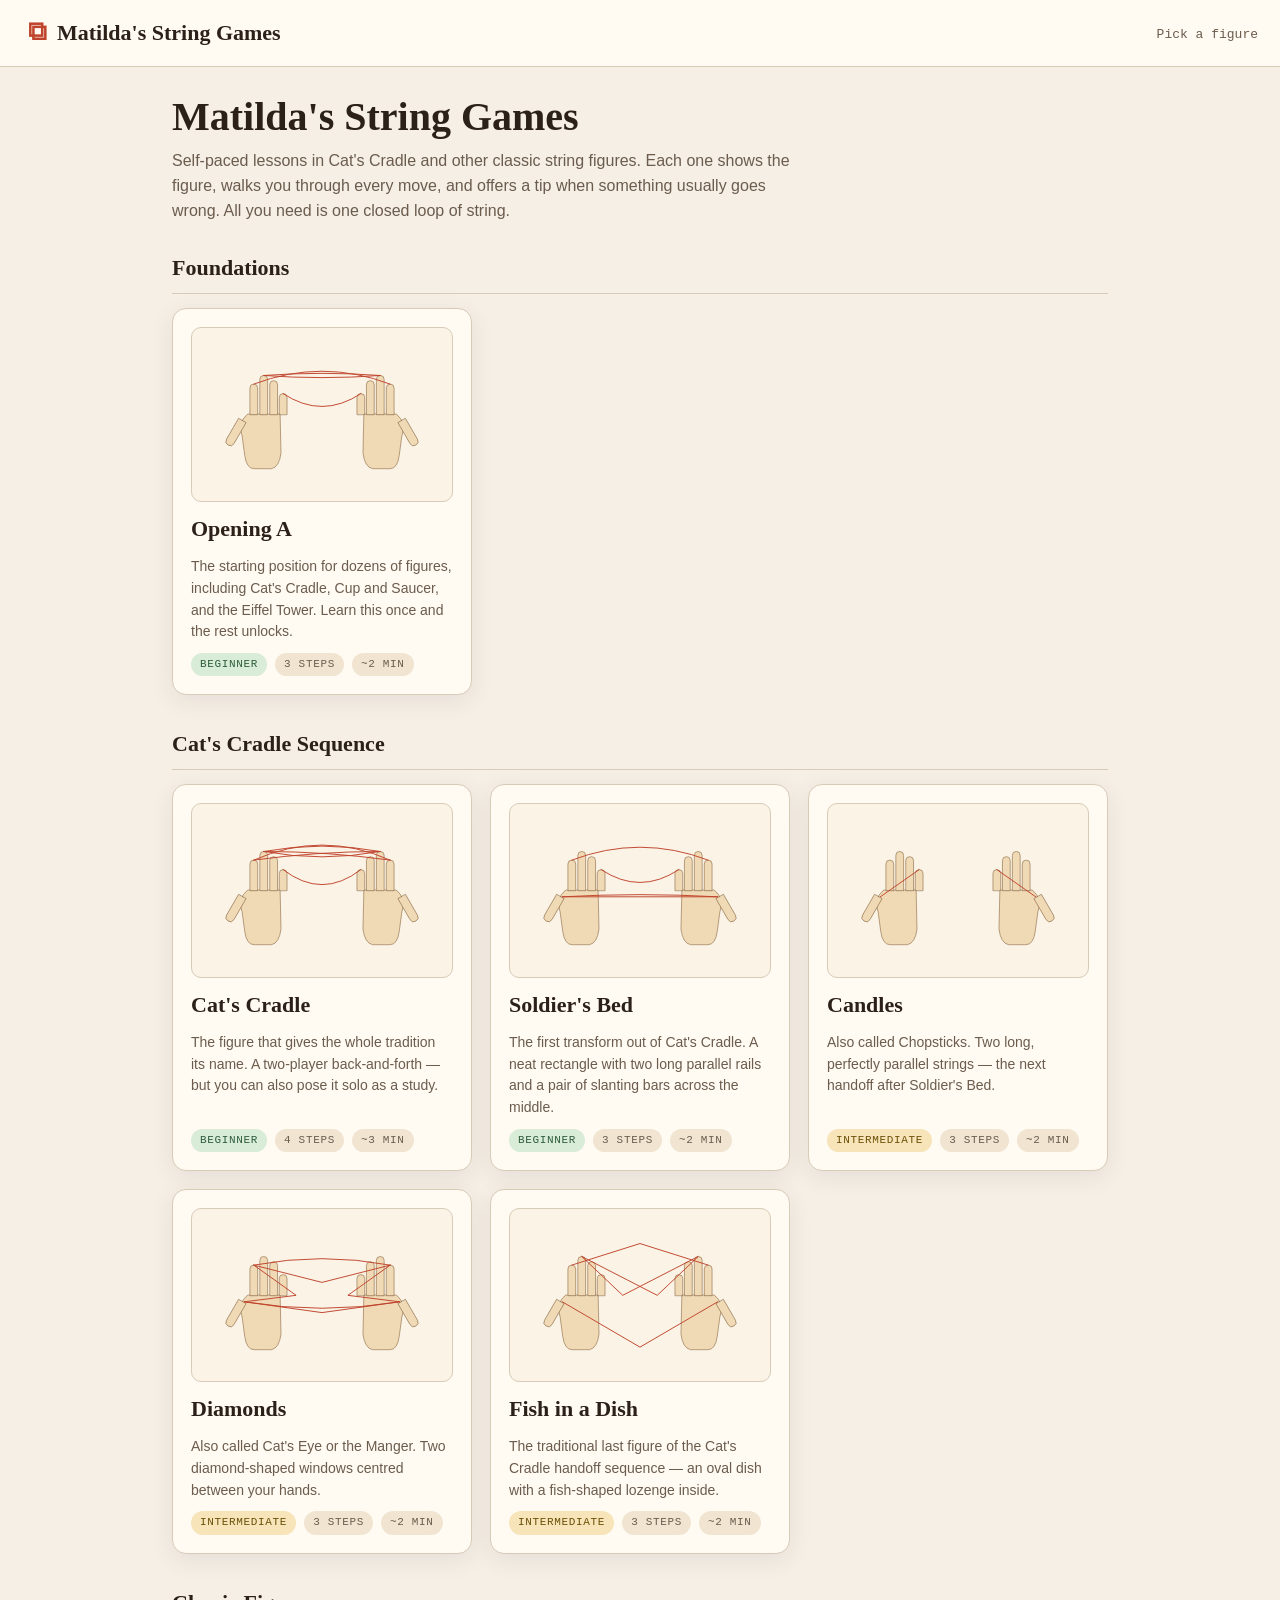
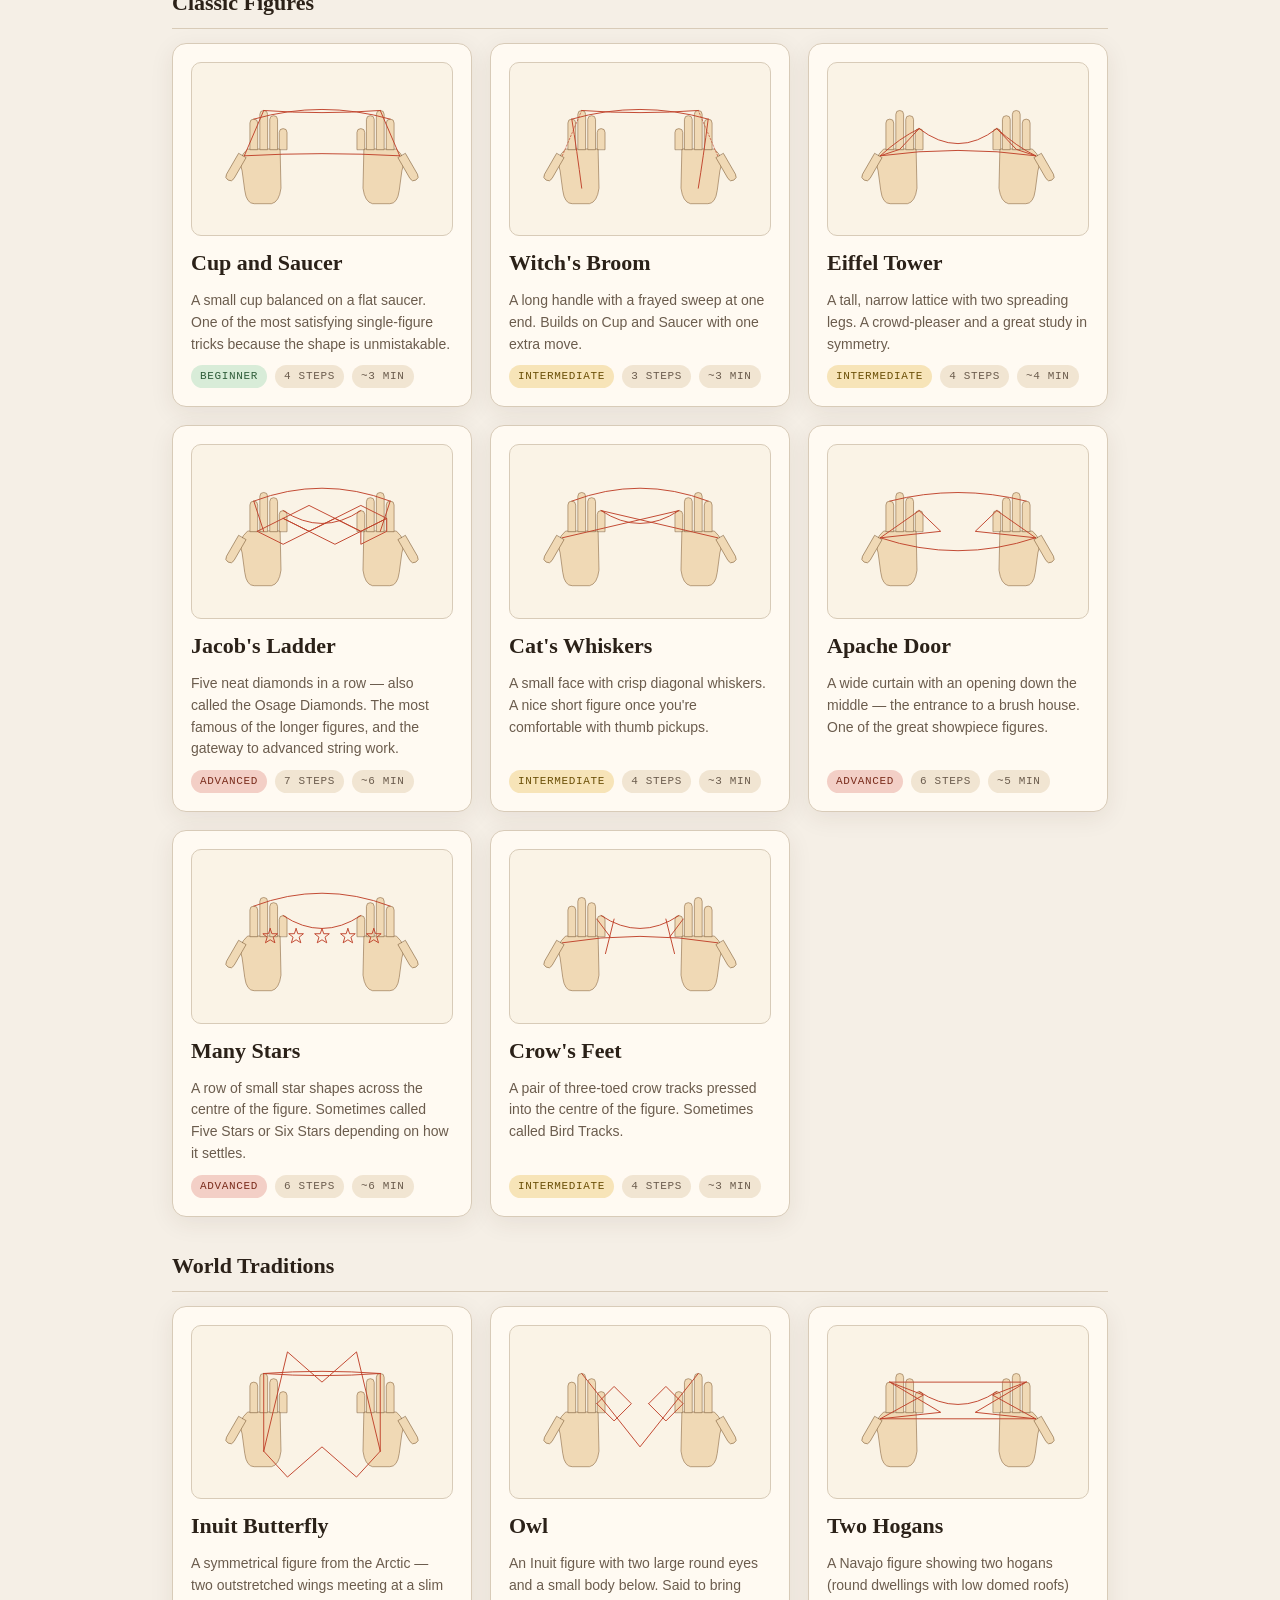
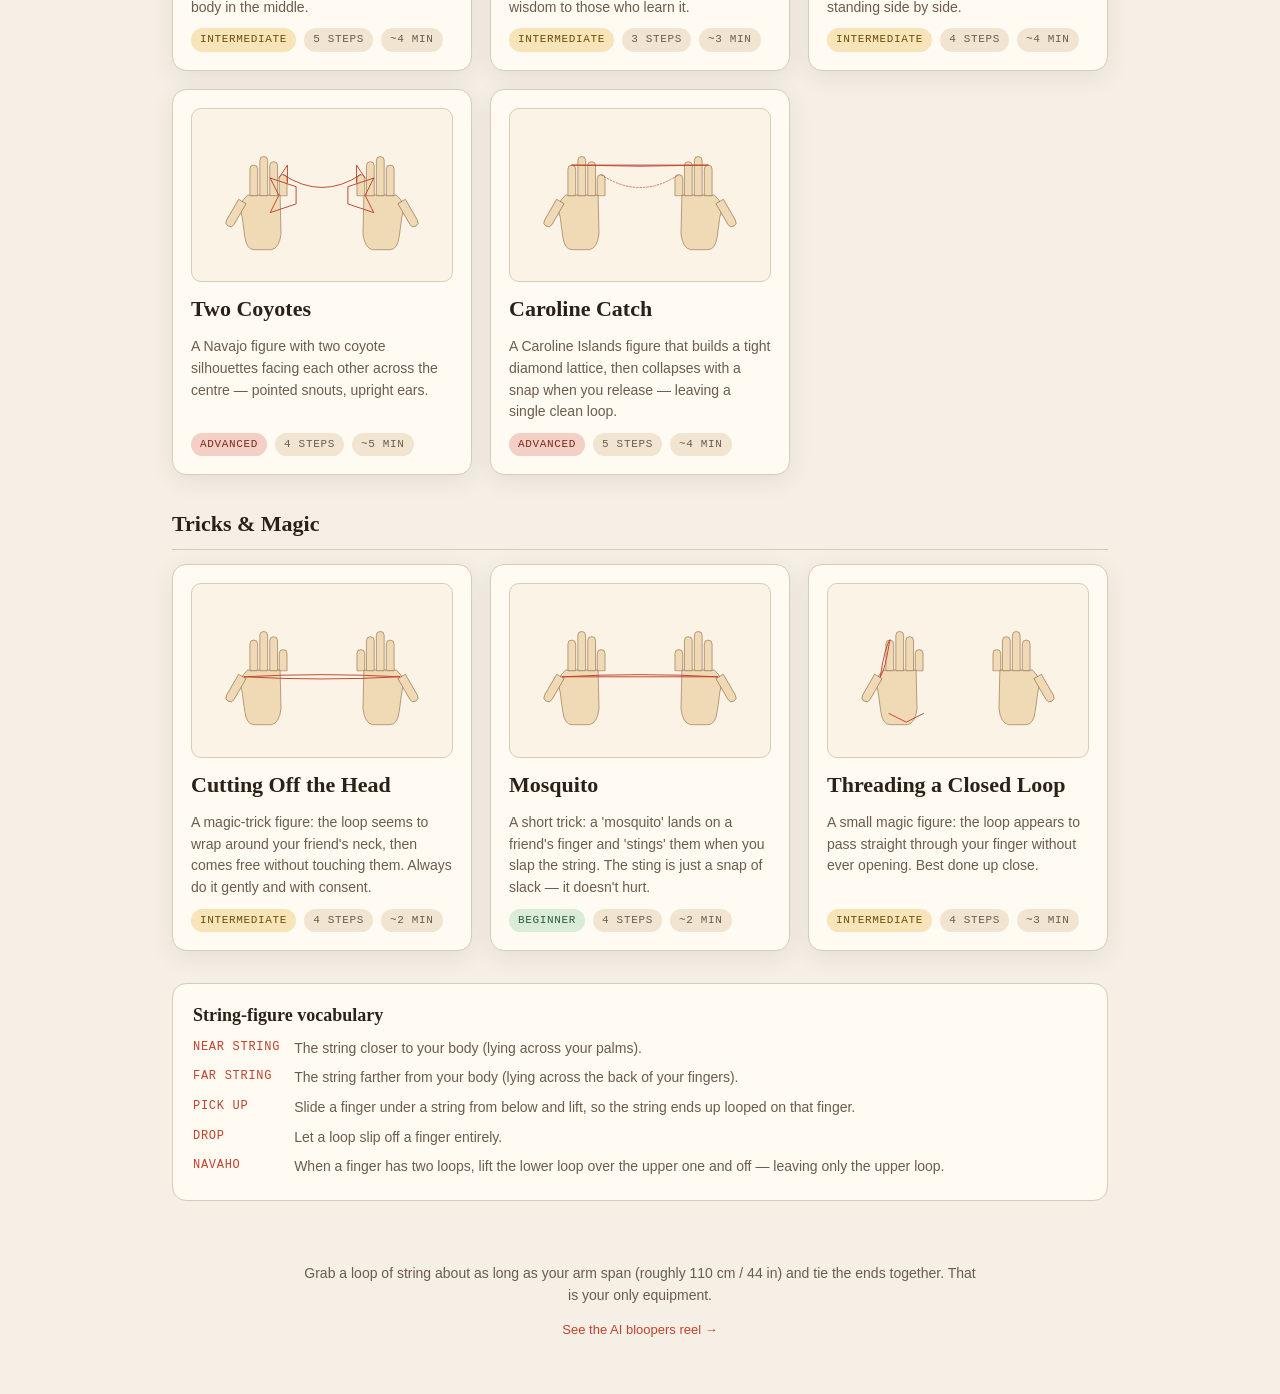
<file: index.html>
<!doctype html>
<html lang="en">
  <head>
    <meta charset="utf-8" />
    <meta name="viewport" content="width=device-width, initial-scale=1" />
    <title>Matilda's String Games — learn Cat's Cradle and friends</title>
    <meta
      name="description"
      content="A self-paced tutorial for Cat's Cradle and other classic string figures. Step-by-step diagrams you can follow with a single loop of string."
    />
    <link rel="stylesheet" href="styles.css" />
  </head>
  <body>
    <header class="topbar">
      <button id="home-link" class="brand" type="button">
        <span class="brand-mark" aria-hidden="true">&#x29C9;</span>
        Matilda's String Games
      </button>
      <nav class="topbar-meta">
        <span id="crumb" class="crumb">Pick a figure</span>
      </nav>
    </header>

    <main id="app"></main>

    <footer class="foot">
      <p>
        Grab a loop of string about as long as your arm span (roughly 110&nbsp;cm
        / 44&nbsp;in) and tie the ends together. That is your only equipment.
      </p>
      <p style="margin-top:10px;font-size:13px;">
        <a href="bloopers/" style="color:var(--accent);text-decoration:none;">See the AI bloopers reel →</a>
      </p>
    </footer>

    <script src="games.js"></script>
    <script src="app.js"></script>
  </body>
</html>
</file>
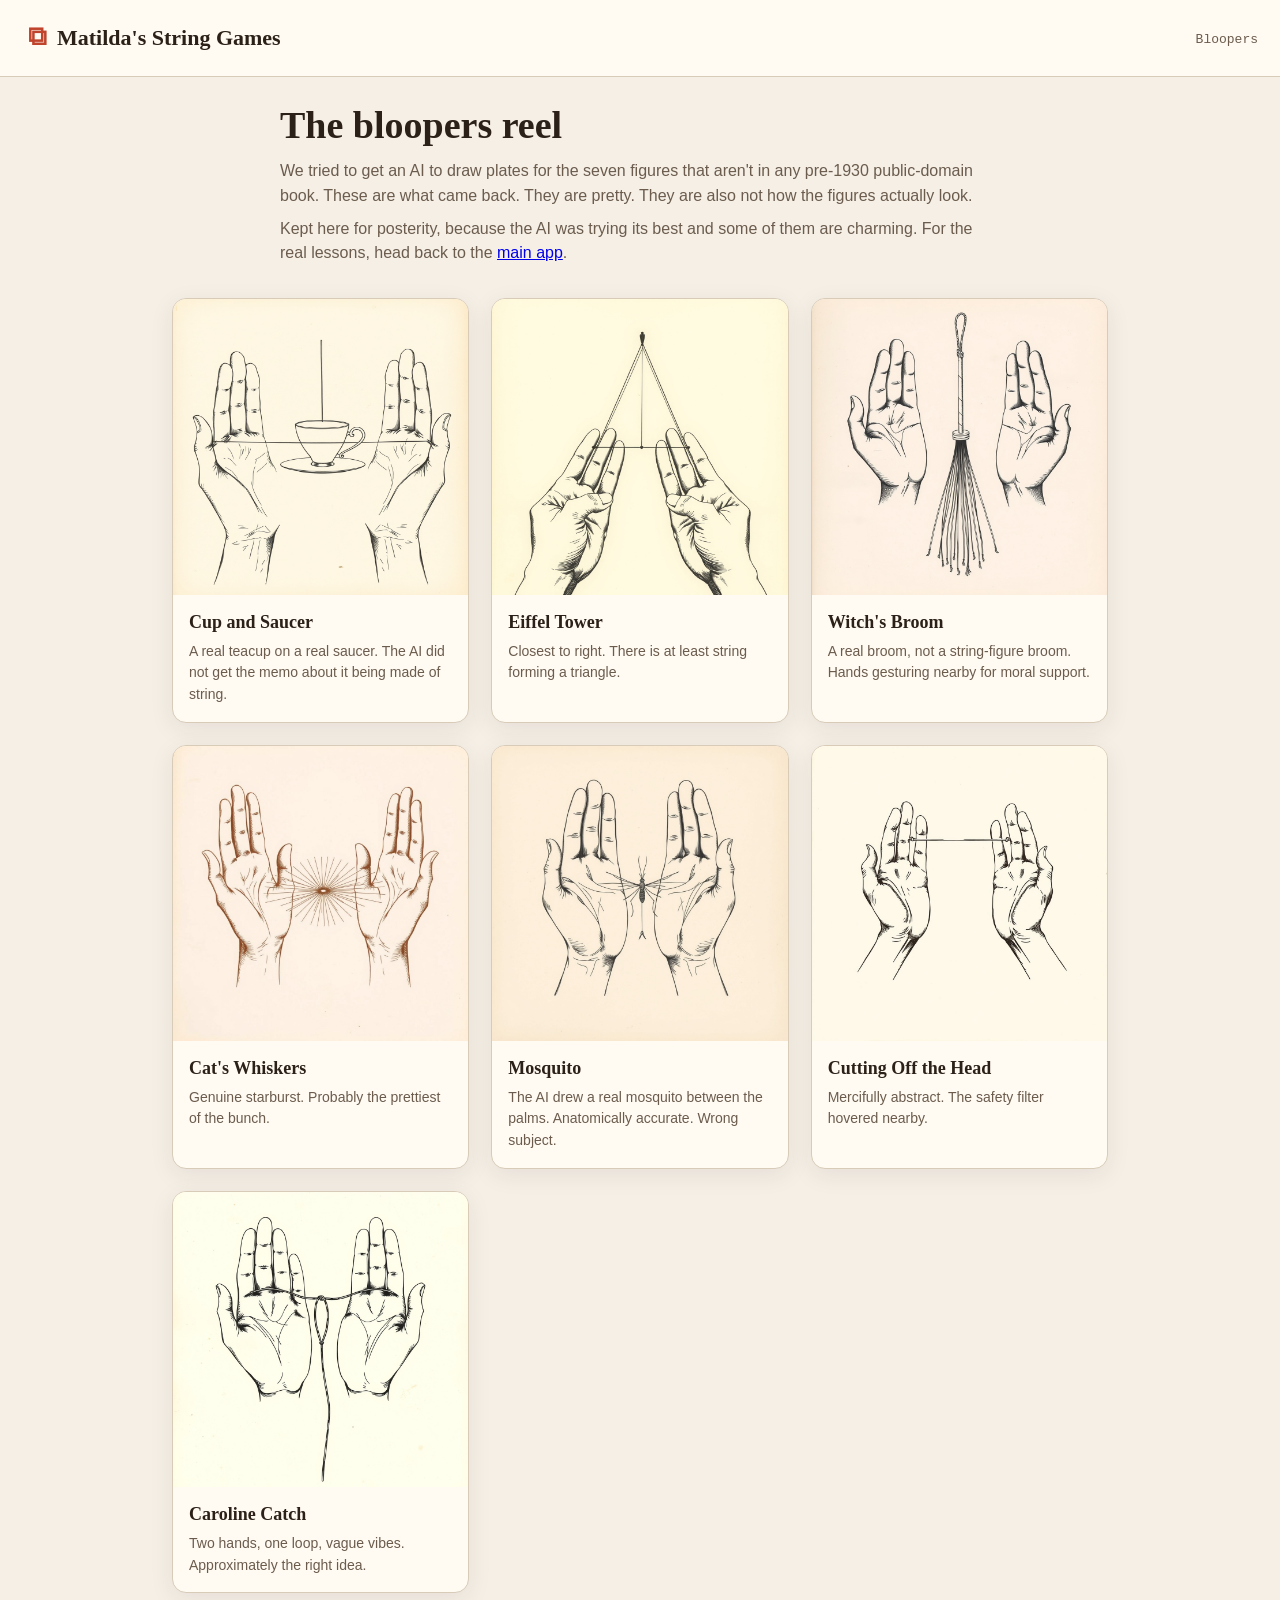
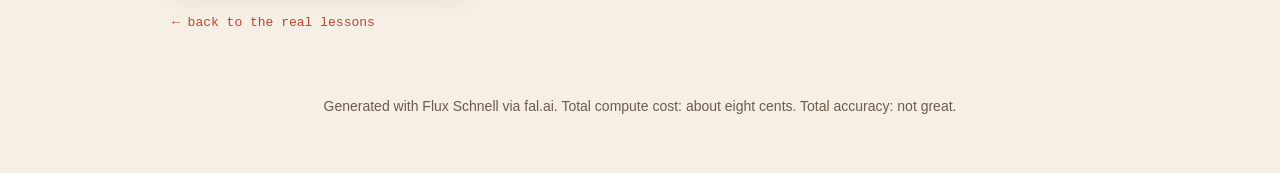
<file: bloopers/index.html>
<!doctype html>
<html lang="en">
  <head>
    <meta charset="utf-8" />
    <meta name="viewport" content="width=device-width, initial-scale=1" />
    <title>Bloopers — Matilda's String Games</title>
    <meta
      name="description"
      content="What an AI thought string figures look like. Pretty drawings, but not real string figures. For the actual lessons, go back to the main app."
    />
    <link rel="stylesheet" href="../styles.css" />
    <style>
      .gallery-intro {
        max-width: 720px;
        margin: 0 auto 32px;
      }
      .gallery-intro h1 {
        font-family: var(--serif);
        font-size: 38px;
        line-height: 1.1;
        margin: 0 0 12px;
      }
      .gallery-intro p {
        color: var(--ink-soft);
        margin: 0 0 8px;
      }
      .gallery {
        display: grid;
        grid-template-columns: repeat(auto-fill, minmax(280px, 1fr));
        gap: 22px;
      }
      .blooper {
        background: var(--paper);
        border: 1px solid var(--line);
        border-radius: var(--radius);
        overflow: hidden;
        box-shadow: var(--shadow);
        display: flex;
        flex-direction: column;
      }
      .blooper img {
        width: 100%;
        aspect-ratio: 1 / 1;
        object-fit: cover;
        background: #faf3e6;
        display: block;
      }
      .blooper-body {
        padding: 14px 16px 16px;
      }
      .blooper-title {
        font-family: var(--serif);
        font-size: 18px;
        margin: 0 0 4px;
      }
      .blooper-caption {
        color: var(--ink-soft);
        font-size: 14px;
        margin: 0;
      }
      .back-link {
        display: inline-block;
        margin-top: 20px;
        color: var(--accent);
        text-decoration: none;
        font-family: var(--mono);
        font-size: 13px;
      }
      .back-link:hover {
        color: var(--ink);
      }
    </style>
  </head>
  <body>
    <header class="topbar">
      <a href="../" class="brand" style="text-decoration: none;">
        <span class="brand-mark" aria-hidden="true">&#x29C9;</span>
        Matilda's String Games
      </a>
      <nav class="topbar-meta">
        <span class="crumb">Bloopers</span>
      </nav>
    </header>

    <main>
      <section class="gallery-intro">
        <h1>The bloopers reel</h1>
        <p>
          We tried to get an AI to draw plates for the seven figures that
          aren't in any pre-1930 public-domain book. These are what came
          back. They are pretty. They are also not how the figures actually
          look.
        </p>
        <p>
          Kept here for posterity, because the AI was trying its best and
          some of them are charming. For the real lessons, head back to the
          <a href="../">main app</a>.
        </p>
      </section>

      <section class="gallery">
        <article class="blooper">
          <img src="cup-and-saucer.png" alt="AI rendering of Cup and Saucer" loading="lazy" />
          <div class="blooper-body">
            <h2 class="blooper-title">Cup and Saucer</h2>
            <p class="blooper-caption">A real teacup on a real saucer. The AI did not get the memo about it being made of string.</p>
          </div>
        </article>

        <article class="blooper">
          <img src="eiffel-tower.png" alt="AI rendering of Eiffel Tower" loading="lazy" />
          <div class="blooper-body">
            <h2 class="blooper-title">Eiffel Tower</h2>
            <p class="blooper-caption">Closest to right. There is at least string forming a triangle.</p>
          </div>
        </article>

        <article class="blooper">
          <img src="witchs-broom.png" alt="AI rendering of Witch's Broom" loading="lazy" />
          <div class="blooper-body">
            <h2 class="blooper-title">Witch's Broom</h2>
            <p class="blooper-caption">A real broom, not a string-figure broom. Hands gesturing nearby for moral support.</p>
          </div>
        </article>

        <article class="blooper">
          <img src="cats-whiskers.png" alt="AI rendering of Cat's Whiskers" loading="lazy" />
          <div class="blooper-body">
            <h2 class="blooper-title">Cat's Whiskers</h2>
            <p class="blooper-caption">Genuine starburst. Probably the prettiest of the bunch.</p>
          </div>
        </article>

        <article class="blooper">
          <img src="mosquito.png" alt="AI rendering of Mosquito" loading="lazy" />
          <div class="blooper-body">
            <h2 class="blooper-title">Mosquito</h2>
            <p class="blooper-caption">The AI drew a real mosquito between the palms. Anatomically accurate. Wrong subject.</p>
          </div>
        </article>

        <article class="blooper">
          <img src="cutting-off-head.png" alt="AI rendering of Cutting Off the Head" loading="lazy" />
          <div class="blooper-body">
            <h2 class="blooper-title">Cutting Off the Head</h2>
            <p class="blooper-caption">Mercifully abstract. The safety filter hovered nearby.</p>
          </div>
        </article>

        <article class="blooper">
          <img src="caroline-catch.png" alt="AI rendering of Caroline Catch" loading="lazy" />
          <div class="blooper-body">
            <h2 class="blooper-title">Caroline Catch</h2>
            <p class="blooper-caption">Two hands, one loop, vague vibes. Approximately the right idea.</p>
          </div>
        </article>
      </section>

      <a class="back-link" href="../">← back to the real lessons</a>
    </main>

    <footer class="foot">
      <p>
        Generated with Flux Schnell via fal.ai. Total compute cost: about
        eight cents. Total accuracy: not great.
      </p>
    </footer>
  </body>
</html>
</file>
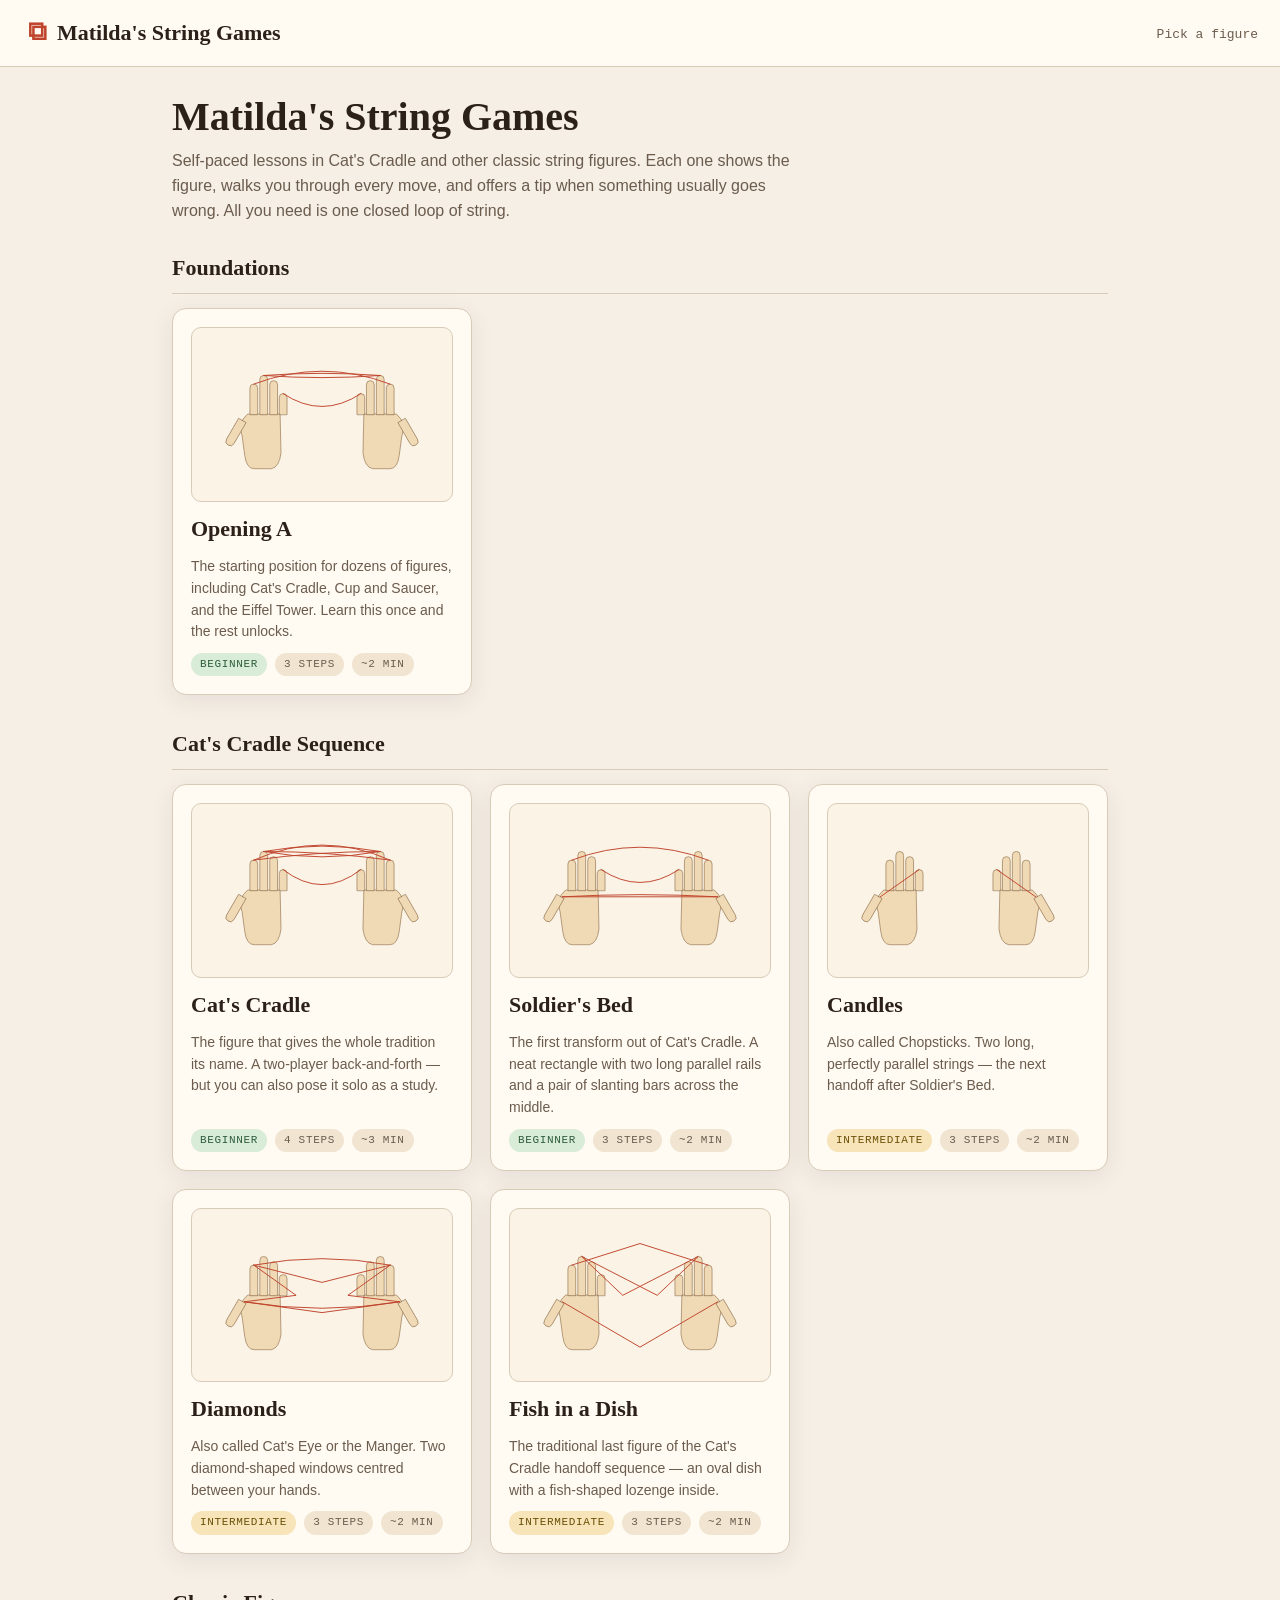
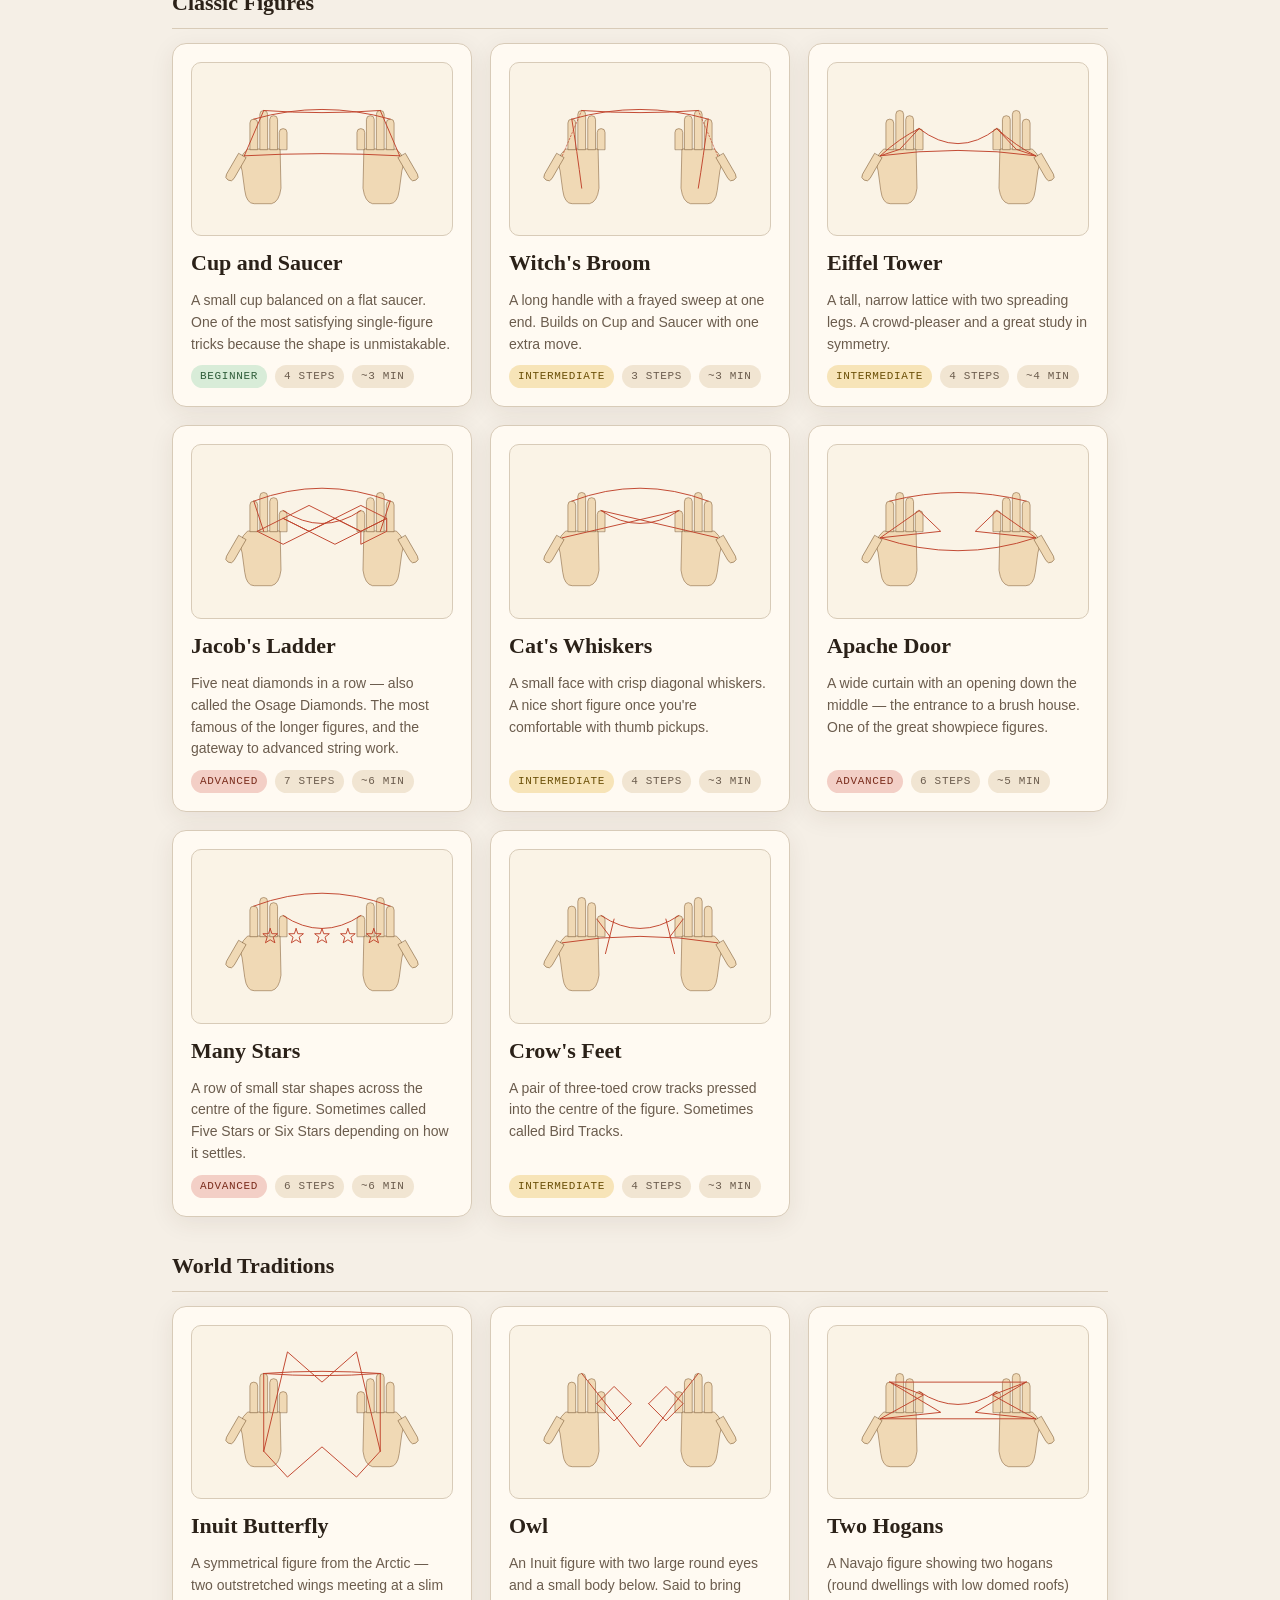
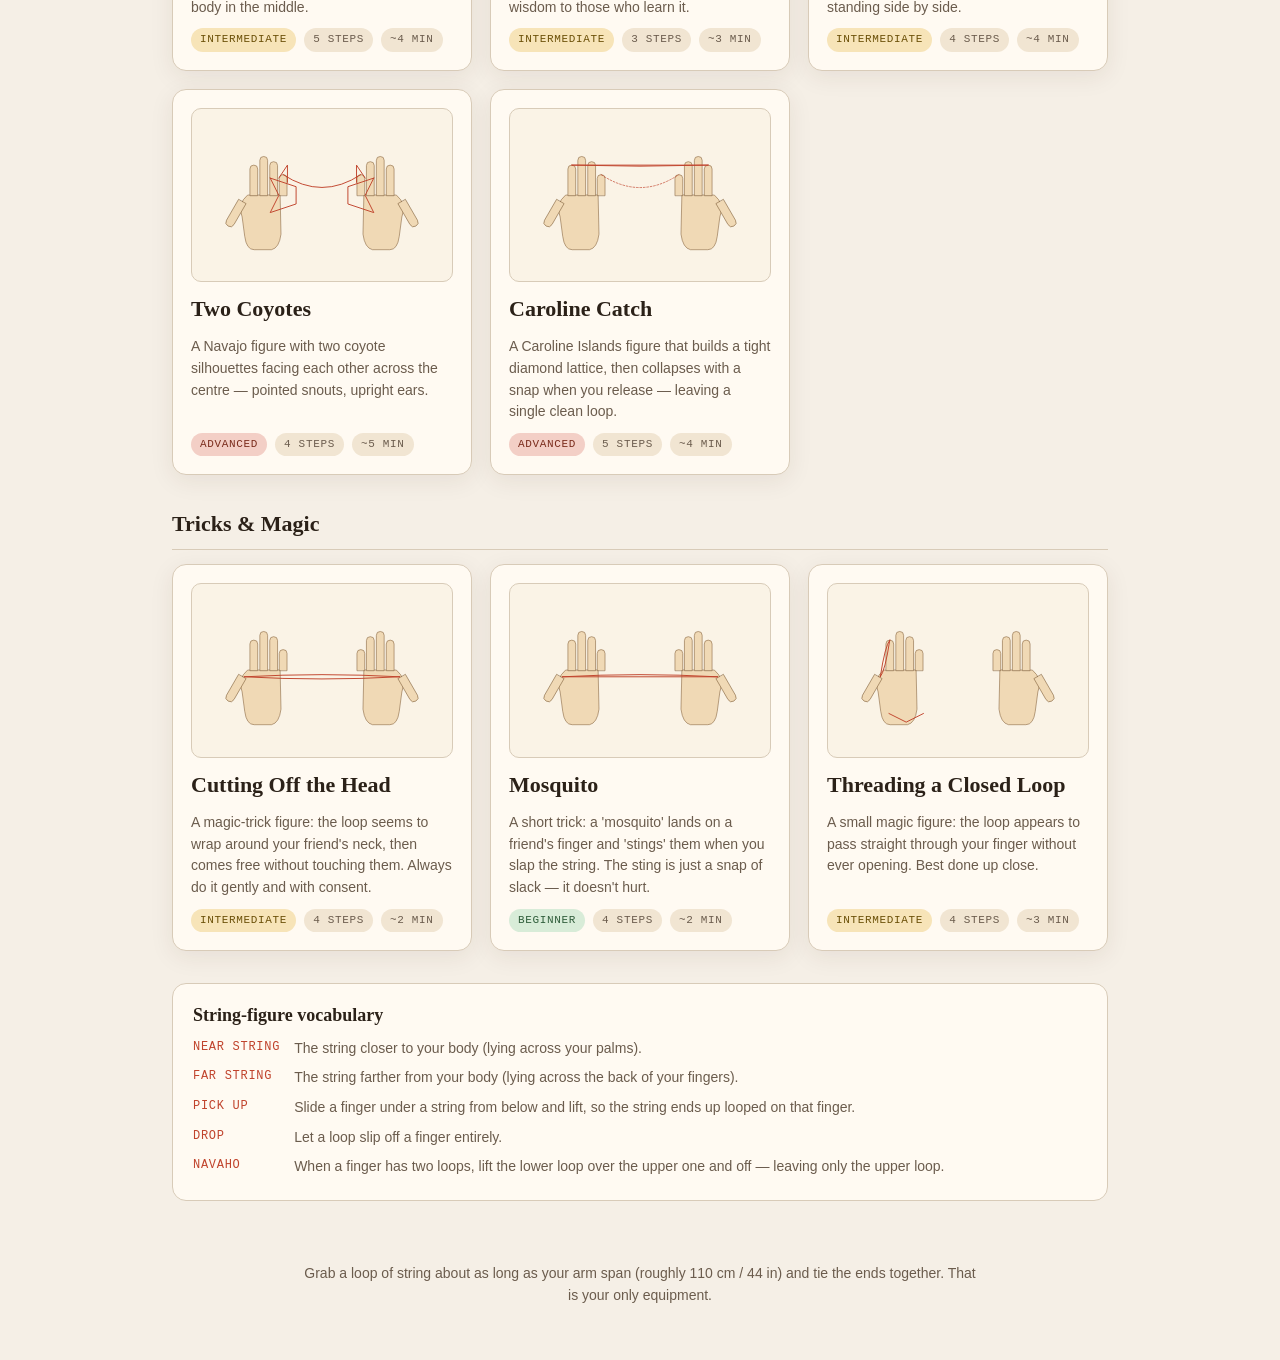
<file: string-games/index.html>
<!doctype html>
<html lang="en">
  <head>
    <meta charset="utf-8" />
    <meta name="viewport" content="width=device-width, initial-scale=1" />
    <title>Matilda's String Games — learn Cat's Cradle and friends</title>
    <meta
      name="description"
      content="A self-paced tutorial for Cat's Cradle and other classic string figures. Step-by-step diagrams you can follow with a single loop of string."
    />
    <link rel="stylesheet" href="styles.css" />
  </head>
  <body>
    <header class="topbar">
      <button id="home-link" class="brand" type="button">
        <span class="brand-mark" aria-hidden="true">&#x29C9;</span>
        Matilda's String Games
      </button>
      <nav class="topbar-meta">
        <span id="crumb" class="crumb">Pick a figure</span>
      </nav>
    </header>

    <main id="app"></main>

    <footer class="foot">
      <p>
        Grab a loop of string about as long as your arm span (roughly 110&nbsp;cm
        / 44&nbsp;in) and tie the ends together. That is your only equipment.
      </p>
    </footer>

    <script src="games.js"></script>
    <script src="app.js"></script>
  </body>
</html>
</file>
<file: styles.css>
:root {
  --bg: #f5efe6;
  --paper: #fffaf2;
  --ink: #2b2118;
  --ink-soft: #6b5c4d;
  --accent: #c0432c;
  --accent-soft: #e8b4a8;
  --line: #d8cbb8;
  --string: #c0432c;
  --string-new: #1d6f42;
  --shadow: 0 6px 24px rgba(60, 40, 20, 0.08);
  --radius: 14px;
  --mono: ui-monospace, SFMono-Regular, Menlo, Consolas, monospace;
  --serif: "Iowan Old Style", "Palatino Linotype", Palatino, Georgia, serif;
  --sans: -apple-system, BlinkMacSystemFont, "Segoe UI", Inter, Roboto, sans-serif;
}

* {
  box-sizing: border-box;
}

html,
body {
  margin: 0;
  padding: 0;
  background: var(--bg);
  color: var(--ink);
  font-family: var(--sans);
  font-size: 16px;
  line-height: 1.55;
  -webkit-font-smoothing: antialiased;
}

.topbar {
  display: flex;
  align-items: center;
  justify-content: space-between;
  padding: 14px 22px;
  border-bottom: 1px solid var(--line);
  background: var(--paper);
  position: sticky;
  top: 0;
  z-index: 5;
}

.brand {
  background: none;
  border: 0;
  cursor: pointer;
  font-family: var(--serif);
  font-size: 22px;
  font-weight: 600;
  color: var(--ink);
  display: flex;
  align-items: center;
  gap: 10px;
  padding: 4px 6px;
}

.brand:hover {
  color: var(--accent);
}

.brand-mark {
  display: inline-block;
  font-size: 26px;
  color: var(--accent);
  transform: translateY(-1px);
}

.crumb {
  font-family: var(--mono);
  font-size: 13px;
  color: var(--ink-soft);
}

main {
  max-width: 980px;
  margin: 0 auto;
  padding: 28px 22px 48px;
}

.foot {
  max-width: 720px;
  margin: 0 auto;
  padding: 0 22px 40px;
  color: var(--ink-soft);
  font-size: 14px;
  text-align: center;
}

/* Home */

.intro {
  margin: 0 0 28px;
}
.intro h1 {
  font-family: var(--serif);
  font-size: 40px;
  line-height: 1.1;
  margin: 0 0 10px;
}
.intro p {
  margin: 0;
  color: var(--ink-soft);
  max-width: 640px;
}

.grid {
  display: grid;
  gap: 18px;
  grid-template-columns: repeat(auto-fill, minmax(260px, 1fr));
}

.category {
  margin-bottom: 32px;
}

.category-title {
  font-family: var(--serif);
  font-size: 22px;
  margin: 0 0 14px;
  padding-bottom: 8px;
  border-bottom: 1px solid var(--line);
  color: var(--ink);
}

.card {
  background: var(--paper);
  border: 1px solid var(--line);
  border-radius: var(--radius);
  padding: 18px;
  cursor: pointer;
  text-align: left;
  font: inherit;
  color: inherit;
  display: flex;
  flex-direction: column;
  gap: 10px;
  transition: transform 120ms ease, box-shadow 120ms ease,
    border-color 120ms ease;
  box-shadow: var(--shadow);
}

.card:hover,
.card:focus-visible {
  transform: translateY(-2px);
  border-color: var(--accent-soft);
  outline: none;
}

.card-thumb {
  background: #faf3e6;
  border: 1px solid var(--line);
  border-radius: 10px;
  aspect-ratio: 3 / 2;
  display: flex;
  align-items: center;
  justify-content: center;
  overflow: hidden;
}

.card-thumb svg {
  width: 100%;
  height: 100%;
}

.card-title {
  font-family: var(--serif);
  font-size: 22px;
  margin: 0;
}

.card-desc {
  margin: 0;
  color: var(--ink-soft);
  font-size: 14px;
}

.card-meta {
  display: flex;
  gap: 8px;
  flex-wrap: wrap;
  margin-top: auto;
}

.tag {
  font-family: var(--mono);
  font-size: 11px;
  text-transform: uppercase;
  letter-spacing: 0.06em;
  background: #f1e5d2;
  color: var(--ink-soft);
  border-radius: 999px;
  padding: 3px 9px;
}

.tag.diff-1 {
  background: #d8ecd8;
  color: #2f5d3a;
}
.tag.diff-2 {
  background: #f7e4b8;
  color: #6b5008;
}
.tag.diff-3 {
  background: #f3cfc6;
  color: #7a2c1c;
}

/* Game view */

.game-head {
  display: flex;
  flex-wrap: wrap;
  align-items: baseline;
  justify-content: space-between;
  gap: 12px;
  margin: 0 0 18px;
}

.game-head h1 {
  font-family: var(--serif);
  font-size: 34px;
  margin: 0;
}

.game-blurb {
  color: var(--ink-soft);
  margin: 0 0 22px;
  max-width: 680px;
}

.viewer {
  display: grid;
  grid-template-columns: minmax(280px, 1.2fr) 1fr;
  gap: 22px;
  background: var(--paper);
  border: 1px solid var(--line);
  border-radius: var(--radius);
  padding: 20px;
  box-shadow: var(--shadow);
}

@media (max-width: 720px) {
  .viewer {
    grid-template-columns: 1fr;
  }
}

.stage {
  background: #fffdf7;
  border: 1px dashed var(--line);
  border-radius: 10px;
  display: flex;
  align-items: center;
  justify-content: center;
  aspect-ratio: 3 / 2;
}

.stage svg {
  width: 100%;
  height: 100%;
}

.stage.has-plate {
  flex-direction: column;
  aspect-ratio: auto;
  padding: 14px;
  gap: 12px;
  align-items: stretch;
}

.stage.has-plate svg {
  height: auto;
  max-height: 220px;
}

.plate {
  margin: 0;
  padding: 12px 0 0;
  border-top: 1px dashed var(--line);
  text-align: center;
}

.plate img {
  max-width: 100%;
  max-height: 260px;
  height: auto;
  border-radius: 4px;
  filter: sepia(0.06);
}

.plate figcaption {
  font-family: var(--mono);
  font-size: 11px;
  color: var(--ink-soft);
  margin-top: 8px;
  letter-spacing: 0.04em;
}

.step-body h2 {
  font-family: var(--serif);
  font-size: 22px;
  margin: 0 0 8px;
}

.step-body .step-num {
  font-family: var(--mono);
  font-size: 12px;
  letter-spacing: 0.08em;
  text-transform: uppercase;
  color: var(--accent);
  display: block;
  margin-bottom: 4px;
}

.step-body p {
  margin: 0 0 12px;
}

.step-body .tip {
  background: #f7eedd;
  border-left: 3px solid var(--accent);
  padding: 10px 12px;
  border-radius: 6px;
  font-size: 14px;
  color: var(--ink);
}

.controls {
  margin-top: 18px;
  display: flex;
  align-items: center;
  justify-content: space-between;
  gap: 10px;
}

.btn {
  background: var(--ink);
  color: var(--paper);
  border: 0;
  border-radius: 999px;
  padding: 10px 18px;
  font: inherit;
  font-size: 14px;
  cursor: pointer;
  transition: background 120ms ease, transform 120ms ease;
}
.btn:hover {
  background: var(--accent);
}
.btn:disabled {
  background: #d4c8b6;
  cursor: not-allowed;
}
.btn.secondary {
  background: transparent;
  color: var(--ink);
  border: 1px solid var(--line);
}
.btn.secondary:hover {
  border-color: var(--accent);
  color: var(--accent);
}

.progress {
  flex: 1;
  height: 6px;
  background: #ece2cf;
  border-radius: 999px;
  overflow: hidden;
  margin: 0 12px;
}

.progress > span {
  display: block;
  height: 100%;
  background: var(--accent);
  transition: width 200ms ease;
}

.glossary {
  margin-top: 28px;
  padding: 18px 20px;
  background: var(--paper);
  border: 1px solid var(--line);
  border-radius: var(--radius);
}

.glossary h3 {
  font-family: var(--serif);
  margin: 0 0 8px;
  font-size: 18px;
}

.glossary dl {
  margin: 0;
  display: grid;
  grid-template-columns: max-content 1fr;
  gap: 4px 14px;
}

.glossary dt {
  font-family: var(--mono);
  font-size: 12px;
  color: var(--accent);
  text-transform: uppercase;
  letter-spacing: 0.06em;
}

.glossary dd {
  margin: 0 0 4px;
  font-size: 14px;
  color: var(--ink-soft);
}

/* SVG diagram styling */

.hand {
  fill: #f0d9b5;
  stroke: #8a6a45;
  stroke-width: 1.4;
  stroke-linejoin: round;
  stroke-linecap: round;
}

.hand.active {
  fill: #ffce7e;
  stroke: #5a3a18;
  stroke-width: 1.8;
}

.hand-detail {
  fill: none;
  stroke: #8a6a45;
  stroke-width: 0.9;
  opacity: 0.45;
  stroke-linecap: round;
}

.finger-tip {
  fill: #8a6a45;
}

.finger-label {
  font-family: var(--mono);
  font-size: 11px;
  font-weight: 600;
  fill: #5a3a18;
  text-anchor: middle;
}

.label {
  font-family: var(--mono);
  font-size: 9px;
  fill: #8a6a45;
}

.string-line {
  fill: none;
  stroke: var(--string);
  stroke-width: 2.2;
  stroke-linecap: round;
}

.string-new {
  stroke: var(--string-new);
  stroke-width: 2.6;
}

.string-loose {
  stroke-dasharray: 4 4;
  opacity: 0.7;
}

.arrow {
  fill: none;
  stroke: var(--accent);
  stroke-width: 2.4;
  stroke-linecap: round;
  stroke-dasharray: 5 4;
  opacity: 0.85;
}
</file>
<file: string-games/styles.css>
:root {
  --bg: #f5efe6;
  --paper: #fffaf2;
  --ink: #2b2118;
  --ink-soft: #6b5c4d;
  --accent: #c0432c;
  --accent-soft: #e8b4a8;
  --line: #d8cbb8;
  --string: #c0432c;
  --string-new: #1d6f42;
  --shadow: 0 6px 24px rgba(60, 40, 20, 0.08);
  --radius: 14px;
  --mono: ui-monospace, SFMono-Regular, Menlo, Consolas, monospace;
  --serif: "Iowan Old Style", "Palatino Linotype", Palatino, Georgia, serif;
  --sans: -apple-system, BlinkMacSystemFont, "Segoe UI", Inter, Roboto, sans-serif;
}

* {
  box-sizing: border-box;
}

html,
body {
  margin: 0;
  padding: 0;
  background: var(--bg);
  color: var(--ink);
  font-family: var(--sans);
  font-size: 16px;
  line-height: 1.55;
  -webkit-font-smoothing: antialiased;
}

.topbar {
  display: flex;
  align-items: center;
  justify-content: space-between;
  padding: 14px 22px;
  border-bottom: 1px solid var(--line);
  background: var(--paper);
  position: sticky;
  top: 0;
  z-index: 5;
}

.brand {
  background: none;
  border: 0;
  cursor: pointer;
  font-family: var(--serif);
  font-size: 22px;
  font-weight: 600;
  color: var(--ink);
  display: flex;
  align-items: center;
  gap: 10px;
  padding: 4px 6px;
}

.brand:hover {
  color: var(--accent);
}

.brand-mark {
  display: inline-block;
  font-size: 26px;
  color: var(--accent);
  transform: translateY(-1px);
}

.crumb {
  font-family: var(--mono);
  font-size: 13px;
  color: var(--ink-soft);
}

main {
  max-width: 980px;
  margin: 0 auto;
  padding: 28px 22px 48px;
}

.foot {
  max-width: 720px;
  margin: 0 auto;
  padding: 0 22px 40px;
  color: var(--ink-soft);
  font-size: 14px;
  text-align: center;
}

/* Home */

.intro {
  margin: 0 0 28px;
}
.intro h1 {
  font-family: var(--serif);
  font-size: 40px;
  line-height: 1.1;
  margin: 0 0 10px;
}
.intro p {
  margin: 0;
  color: var(--ink-soft);
  max-width: 640px;
}

.grid {
  display: grid;
  gap: 18px;
  grid-template-columns: repeat(auto-fill, minmax(260px, 1fr));
}

.category {
  margin-bottom: 32px;
}

.category-title {
  font-family: var(--serif);
  font-size: 22px;
  margin: 0 0 14px;
  padding-bottom: 8px;
  border-bottom: 1px solid var(--line);
  color: var(--ink);
}

.card {
  background: var(--paper);
  border: 1px solid var(--line);
  border-radius: var(--radius);
  padding: 18px;
  cursor: pointer;
  text-align: left;
  font: inherit;
  color: inherit;
  display: flex;
  flex-direction: column;
  gap: 10px;
  transition: transform 120ms ease, box-shadow 120ms ease,
    border-color 120ms ease;
  box-shadow: var(--shadow);
}

.card:hover,
.card:focus-visible {
  transform: translateY(-2px);
  border-color: var(--accent-soft);
  outline: none;
}

.card-thumb {
  background: #faf3e6;
  border: 1px solid var(--line);
  border-radius: 10px;
  aspect-ratio: 3 / 2;
  display: flex;
  align-items: center;
  justify-content: center;
  overflow: hidden;
}

.card-thumb svg {
  width: 100%;
  height: 100%;
}

.card-title {
  font-family: var(--serif);
  font-size: 22px;
  margin: 0;
}

.card-desc {
  margin: 0;
  color: var(--ink-soft);
  font-size: 14px;
}

.card-meta {
  display: flex;
  gap: 8px;
  flex-wrap: wrap;
  margin-top: auto;
}

.tag {
  font-family: var(--mono);
  font-size: 11px;
  text-transform: uppercase;
  letter-spacing: 0.06em;
  background: #f1e5d2;
  color: var(--ink-soft);
  border-radius: 999px;
  padding: 3px 9px;
}

.tag.diff-1 {
  background: #d8ecd8;
  color: #2f5d3a;
}
.tag.diff-2 {
  background: #f7e4b8;
  color: #6b5008;
}
.tag.diff-3 {
  background: #f3cfc6;
  color: #7a2c1c;
}

/* Game view */

.game-head {
  display: flex;
  flex-wrap: wrap;
  align-items: baseline;
  justify-content: space-between;
  gap: 12px;
  margin: 0 0 18px;
}

.game-head h1 {
  font-family: var(--serif);
  font-size: 34px;
  margin: 0;
}

.game-blurb {
  color: var(--ink-soft);
  margin: 0 0 22px;
  max-width: 680px;
}

.viewer {
  display: grid;
  grid-template-columns: minmax(280px, 1.2fr) 1fr;
  gap: 22px;
  background: var(--paper);
  border: 1px solid var(--line);
  border-radius: var(--radius);
  padding: 20px;
  box-shadow: var(--shadow);
}

@media (max-width: 720px) {
  .viewer {
    grid-template-columns: 1fr;
  }
}

.stage {
  background: #fffdf7;
  border: 1px dashed var(--line);
  border-radius: 10px;
  display: flex;
  align-items: center;
  justify-content: center;
  aspect-ratio: 3 / 2;
}

.stage svg {
  width: 100%;
  height: 100%;
}

.stage.has-plate {
  flex-direction: column;
  aspect-ratio: auto;
  padding: 14px;
  gap: 12px;
  align-items: stretch;
}

.stage.has-plate svg {
  height: auto;
  max-height: 220px;
}

.plate {
  margin: 0;
  padding: 12px 0 0;
  border-top: 1px dashed var(--line);
  text-align: center;
}

.plate img {
  max-width: 100%;
  max-height: 260px;
  height: auto;
  border-radius: 4px;
  filter: sepia(0.06);
}

.plate figcaption {
  font-family: var(--mono);
  font-size: 11px;
  color: var(--ink-soft);
  margin-top: 8px;
  letter-spacing: 0.04em;
}

.step-body h2 {
  font-family: var(--serif);
  font-size: 22px;
  margin: 0 0 8px;
}

.step-body .step-num {
  font-family: var(--mono);
  font-size: 12px;
  letter-spacing: 0.08em;
  text-transform: uppercase;
  color: var(--accent);
  display: block;
  margin-bottom: 4px;
}

.step-body p {
  margin: 0 0 12px;
}

.step-body .tip {
  background: #f7eedd;
  border-left: 3px solid var(--accent);
  padding: 10px 12px;
  border-radius: 6px;
  font-size: 14px;
  color: var(--ink);
}

.controls {
  margin-top: 18px;
  display: flex;
  align-items: center;
  justify-content: space-between;
  gap: 10px;
}

.btn {
  background: var(--ink);
  color: var(--paper);
  border: 0;
  border-radius: 999px;
  padding: 10px 18px;
  font: inherit;
  font-size: 14px;
  cursor: pointer;
  transition: background 120ms ease, transform 120ms ease;
}
.btn:hover {
  background: var(--accent);
}
.btn:disabled {
  background: #d4c8b6;
  cursor: not-allowed;
}
.btn.secondary {
  background: transparent;
  color: var(--ink);
  border: 1px solid var(--line);
}
.btn.secondary:hover {
  border-color: var(--accent);
  color: var(--accent);
}

.progress {
  flex: 1;
  height: 6px;
  background: #ece2cf;
  border-radius: 999px;
  overflow: hidden;
  margin: 0 12px;
}

.progress > span {
  display: block;
  height: 100%;
  background: var(--accent);
  transition: width 200ms ease;
}

.glossary {
  margin-top: 28px;
  padding: 18px 20px;
  background: var(--paper);
  border: 1px solid var(--line);
  border-radius: var(--radius);
}

.glossary h3 {
  font-family: var(--serif);
  margin: 0 0 8px;
  font-size: 18px;
}

.glossary dl {
  margin: 0;
  display: grid;
  grid-template-columns: max-content 1fr;
  gap: 4px 14px;
}

.glossary dt {
  font-family: var(--mono);
  font-size: 12px;
  color: var(--accent);
  text-transform: uppercase;
  letter-spacing: 0.06em;
}

.glossary dd {
  margin: 0 0 4px;
  font-size: 14px;
  color: var(--ink-soft);
}

/* SVG diagram styling */

.hand {
  fill: #f0d9b5;
  stroke: #8a6a45;
  stroke-width: 1.4;
  stroke-linejoin: round;
  stroke-linecap: round;
}

.hand.active {
  fill: #ffce7e;
  stroke: #5a3a18;
  stroke-width: 1.8;
}

.hand-detail {
  fill: none;
  stroke: #8a6a45;
  stroke-width: 0.9;
  opacity: 0.45;
  stroke-linecap: round;
}

.finger-tip {
  fill: #8a6a45;
}

.finger-label {
  font-family: var(--mono);
  font-size: 11px;
  font-weight: 600;
  fill: #5a3a18;
  text-anchor: middle;
}

.label {
  font-family: var(--mono);
  font-size: 9px;
  fill: #8a6a45;
}

.string-line {
  fill: none;
  stroke: var(--string);
  stroke-width: 2.2;
  stroke-linecap: round;
}

.string-new {
  stroke: var(--string-new);
  stroke-width: 2.6;
}

.string-loose {
  stroke-dasharray: 4 4;
  opacity: 0.7;
}

.arrow {
  fill: none;
  stroke: var(--accent);
  stroke-width: 2.4;
  stroke-linecap: round;
  stroke-dasharray: 5 4;
  opacity: 0.85;
}
</file>
